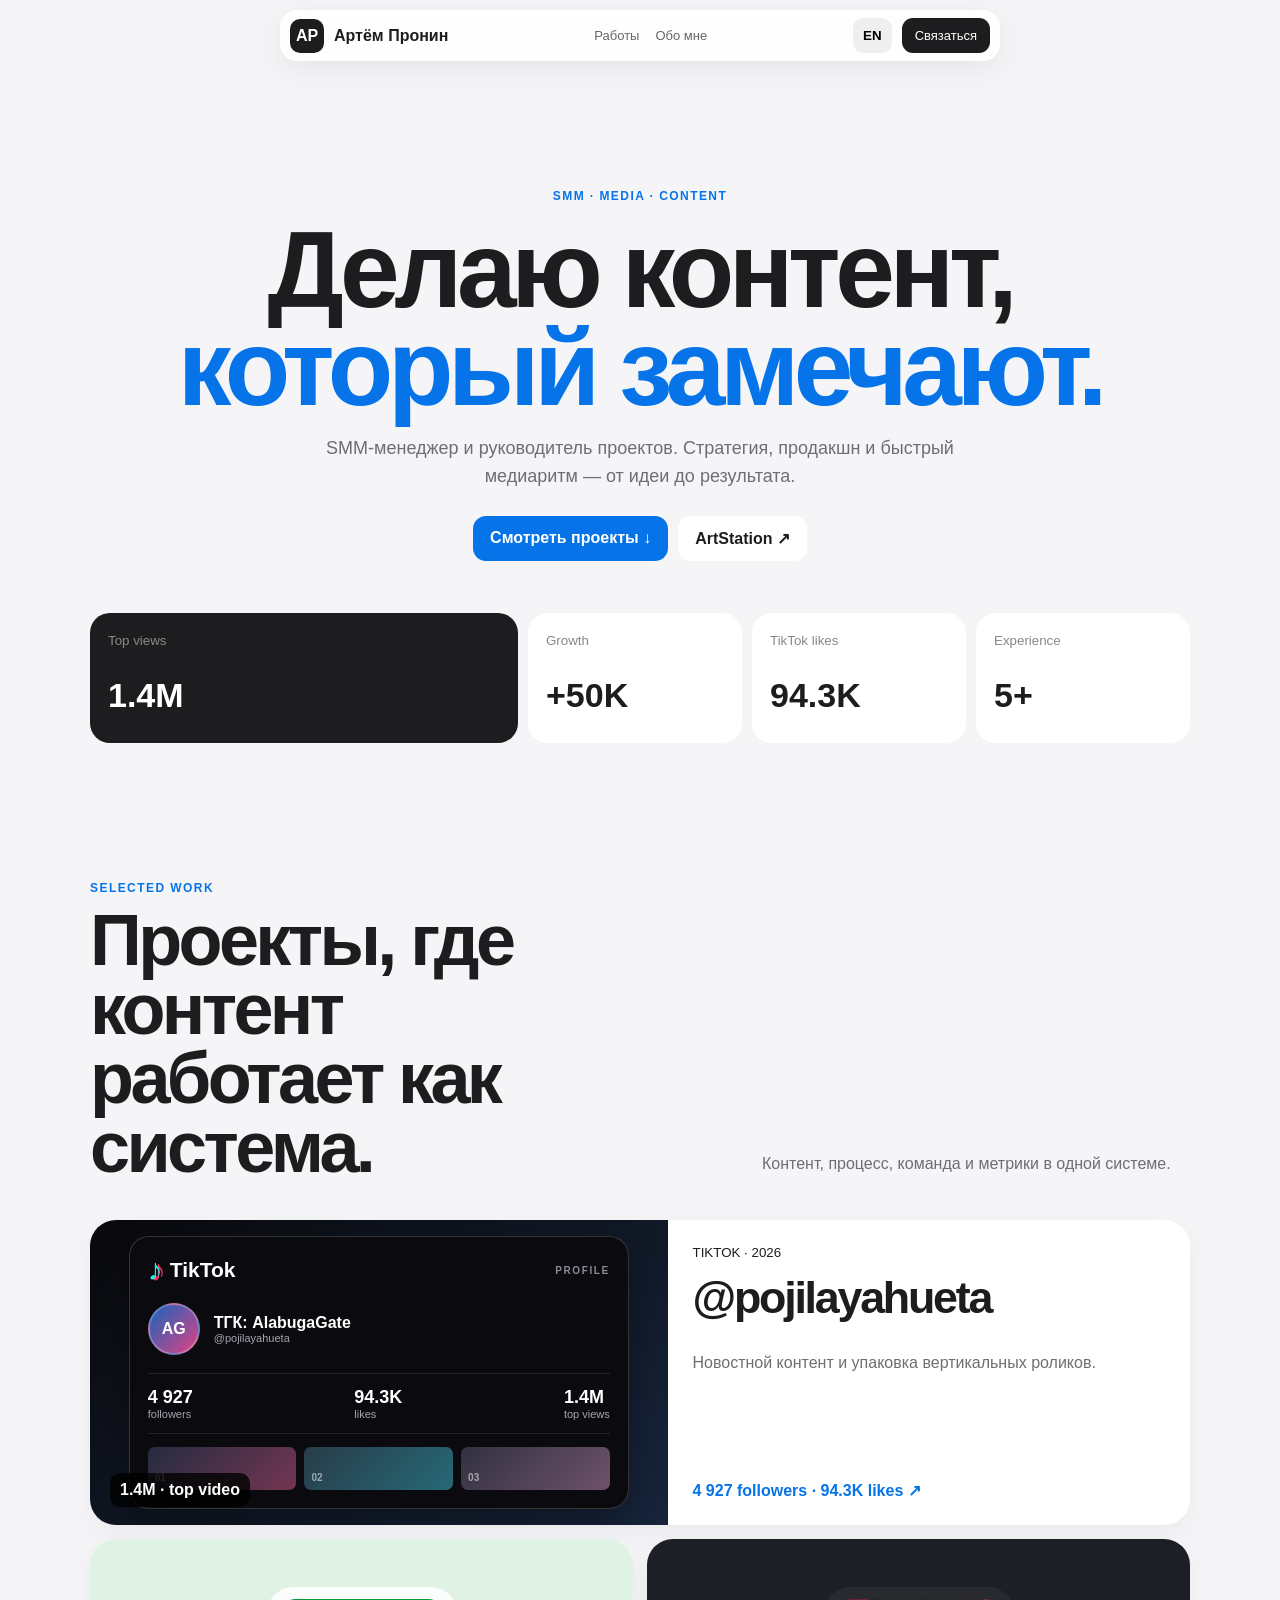
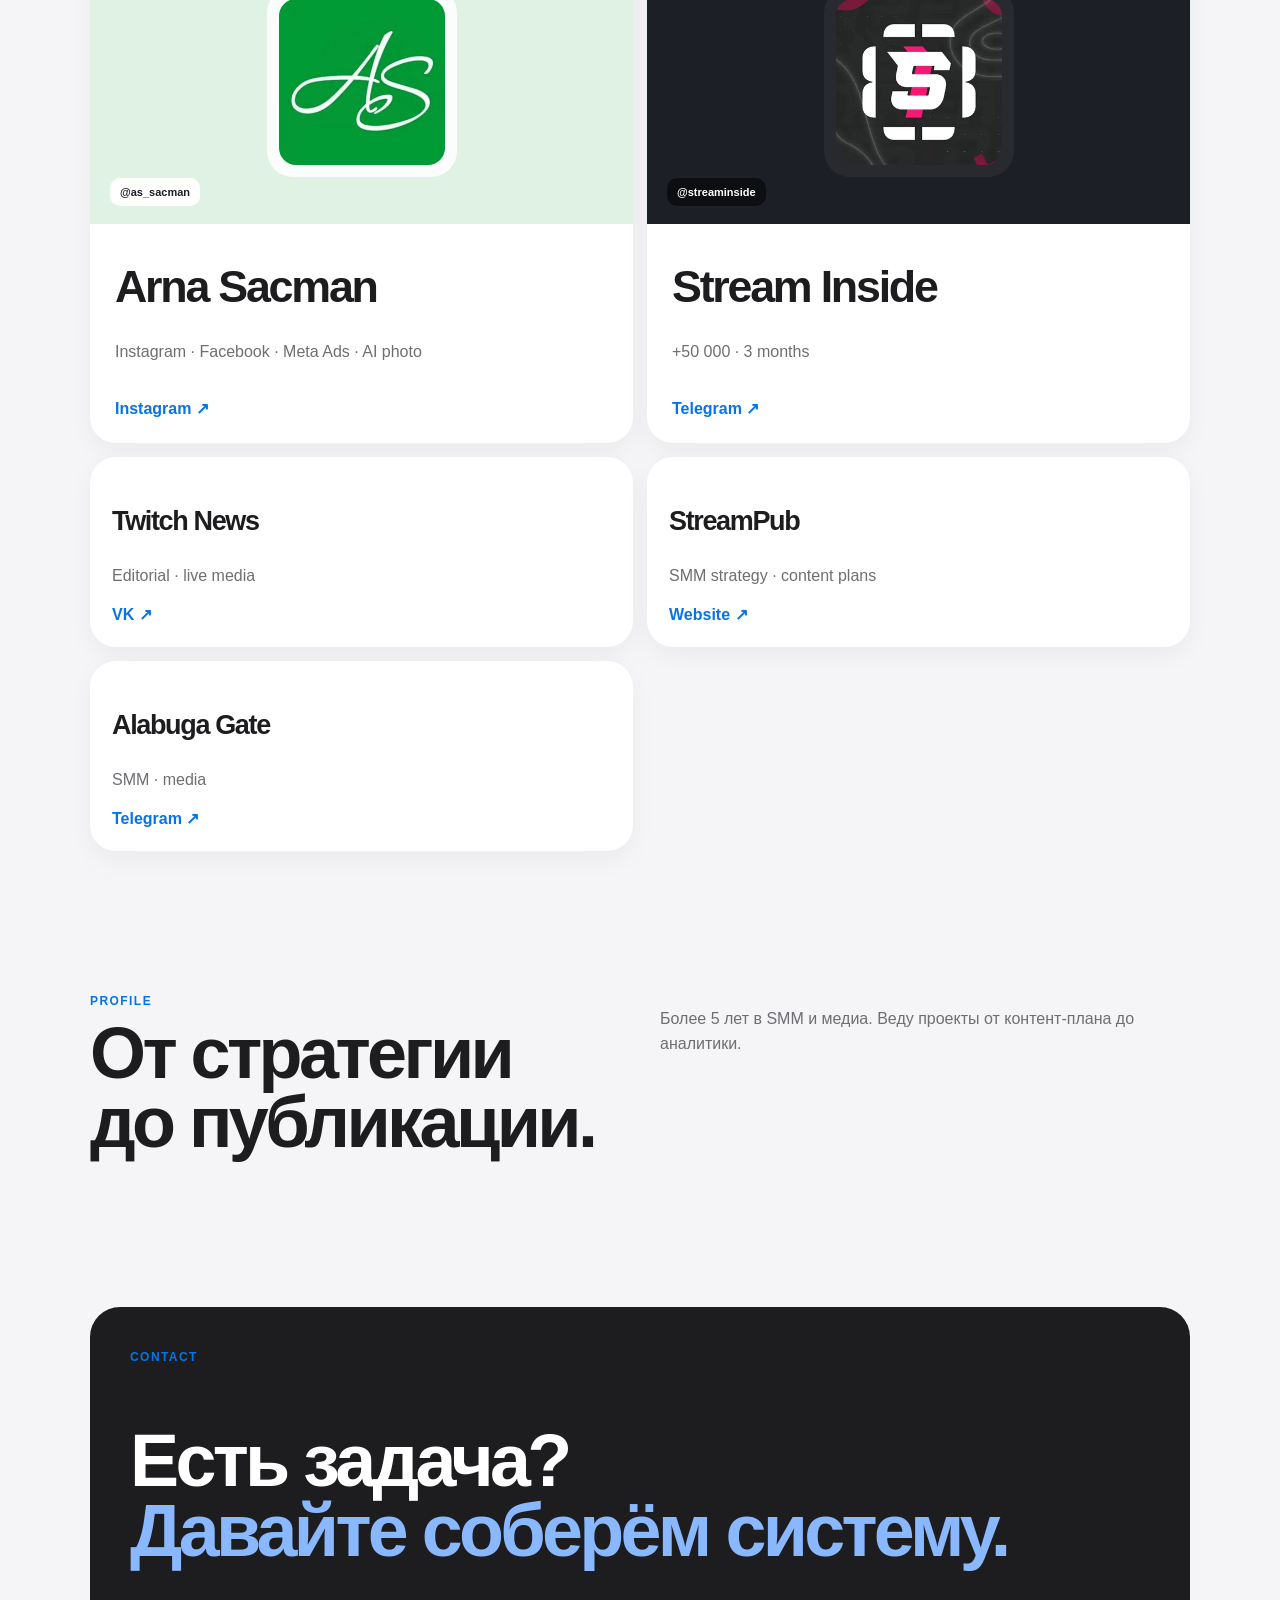
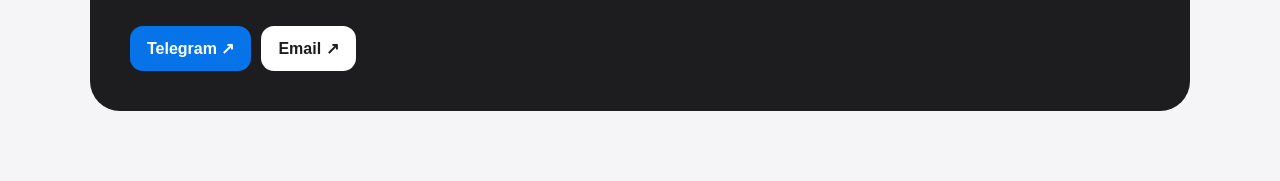
<file: smm-vercel-assets/index.html>
<!doctype html><html lang=ru><head><meta charset=utf-8><meta name=viewport content="width=device-width,initial-scale=1"><title>Артём Пронин — SMM · Media · Content</title><style>*{box-sizing:border-box}body{margin:0;background:#f5f5f7;color:#1d1d1f;font-family:-apple-system,BlinkMacSystemFont,"Segoe UI",sans-serif}a{color:inherit;text-decoration:none}.w{width:min(1100px,calc(100% - 28px));margin:auto}.n{position:sticky;top:10px;z-index:3;width:min(720px,calc(100% - 24px));margin:10px auto;padding:8px 10px;display:flex;align-items:center;gap:10px;background:#ffffffe8;border-radius:17px;box-shadow:0 8px 30px #0001;backdrop-filter:blur(16px)}.ap{display:grid;place-items:center;width:34px;height:34px;border-radius:10px;background:#1d1d1f;color:#fff;font-weight:800}.nl{margin:auto;display:flex;gap:16px;color:#666;font-size:13px}.n button{border:0;padding:10px;border-radius:10px;font-weight:700}.ct{background:#1d1d1f;color:#fff;padding:10px 13px;border-radius:11px;font-size:13px}.h{text-align:center;padding:115px 0 65px}.k{color:#0674e8;font-size:12px;font-weight:800;letter-spacing:.12em;text-transform:uppercase}h1,h2,h3{letter-spacing:-.05em}.h h1{font-size:clamp(3.4rem,9vw,6.7rem);line-height:.91;margin:18px 0}.h h1 span{color:#0674e8}.p{color:#6e6e73;line-height:1.55}.h>.p{max-width:700px;margin:auto;font-size:18px}.bt{display:flex;gap:10px;justify-content:center;flex-wrap:wrap;margin-top:25px}.b{padding:13px 17px;border-radius:13px;background:#fff;font-weight:700}.blue{background:#0674e8;color:#fff}.ms{display:grid;grid-template-columns:2fr repeat(3,1fr);gap:10px;margin-top:52px;text-align:left}.m{background:#fff;border-radius:20px;padding:18px;min-height:130px}.m:first-child{background:#1d1d1f;color:#fff}.m b{display:block;font-size:34px;margin-top:27px}.m small{color:#888}.sec{padding:70px 0}.hd{display:grid;grid-template-columns:1.2fr .8fr;gap:30px;align-items:end;margin-bottom:28px}.hd h2,.ab h2{font-size:clamp(2.6rem,6vw,4.5rem);line-height:.96;margin:10px 0}.g{display:grid;grid-template-columns:1fr 1fr;gap:14px}.card{background:#fff;border-radius:26px;overflow:hidden;box-shadow:0 8px 26px #0000000c}.f{grid-column:1/-1;display:grid;grid-template-columns:1.05fr .95fr}.v{min-height:285px;display:grid;place-items:center;position:relative;padding:16px}.tik{background:linear-gradient(145deg,#09090c,#17253d)}.shot{padding:8px;background:#ffffff12;border-radius:19px}.shot img{display:block;width:min(100%,520px);border-radius:13px}.tag,.src{position:absolute;left:20px;bottom:18px;padding:8px 10px;border-radius:10px;font-weight:800}.tag{background:#000c;color:#fff}.ar{background:#dff2e4}.st{background:#1c1f25}.lg{width:190px;height:190px;padding:12px;border-radius:26px;background:#ffffffd8}.st .lg{background:#ffffff0d}.lg img{width:100%;height:100%;object-fit:contain;border-radius:17px}.src{background:#fff;font-size:11px}.st .src{background:#0008;color:#fff}.in{padding:25px;display:flex;flex-direction:column}.f .in{justify-content:center}.in h3{font-size:clamp(2rem,4vw,2.8rem);margin:12px 0}.open{color:#0674e8;font-weight:700;margin-top:auto;padding-top:18px}.sm{padding:22px;min-height:190px}.sm h3{font-size:27px}.ab{display:grid;grid-template-columns:1fr 1fr;gap:40px}.contact{background:#1d1d1f;color:#fff;border-radius:30px;padding:40px}.contact h2{font-size:clamp(2.8rem,7vw,4.6rem);line-height:.94}.contact h2 span{color:#8ab8ff}@media(max-width:720px){.nl{display:none}.ms{grid-template-columns:1fr 1fr}.f,.hd,.ab{grid-template-columns:1fr}.g{grid-template-columns:1fr}.f{grid-column:auto}}@media(max-width:480px){.h{padding:85px 0 50px}.h h1{font-size:16vw}.ms{grid-template-columns:1fr}.sec{padding:52px 0}.ct{display:none}.in{padding:20px}.contact{padding:26px 20px}}.tt-preview{width:min(100%,500px);padding:18px;border:1px solid #ffffff2b;border-radius:20px;background:#0b0b0f;box-shadow:0 18px 42px #0005;color:#fff;overflow:hidden}.tt-bar,.tt-profile,.tt-metrics,.tt-grid{display:flex;align-items:center}.tt-bar{gap:7px;font-size:21px}.tt-note{font-size:30px;line-height:1;color:#23f2ea;text-shadow:3px 1px #fe315d}.tt-label{margin-left:auto;color:#8a8a96;font-size:10px;font-weight:800;letter-spacing:.16em}.tt-profile{gap:14px;margin:18px 0}.tt-avatar{display:grid;place-items:center;flex:none;width:52px;height:52px;border-radius:50%;border:2px solid #ffffff3b;background:linear-gradient(135deg,#1764bd,#e04283);font-weight:900}.tt-profile strong,.tt-profile small,.tt-metrics strong,.tt-metrics small{display:block}.tt-profile strong{font-size:16px}.tt-profile small,.tt-metrics small{color:#a4a4b0;font-size:11px}.tt-metrics{justify-content:space-between;padding:13px 0;border-block:1px solid #ffffff1a}.tt-metrics strong{font-size:18px}.tt-grid{gap:8px;margin-top:13px}.tt-grid span{display:grid;place-items:end start;flex:1;height:43px;padding:7px;border-radius:7px;background:linear-gradient(135deg,#252c40,#743552);color:#ffffff8a;font-size:10px;font-weight:800}.tt-grid span:nth-child(2){background:linear-gradient(135deg,#283c48,#276978)}.tt-grid span:nth-child(3){background:linear-gradient(135deg,#323141,#6e526a)}</style></head><body><nav class=n><b class=ap>AP</b><b data-r="Артём Пронин" data-e="Artem Pronin">Артём Пронин</b><div class=nl><a href=#w data-r=Работы data-e=Work>Работы</a><a href=#a data-r="Обо мне" data-e=About>Обо мне</a></div><button id=L>EN</button><a class=ct href=#c data-r=Связаться data-e=Contact>Связаться</a></nav><section class="h w"><span class=k>SMM · MEDIA · CONTENT</span><h1 data-rh="Делаю контент,<br><span>который замечают.</span>" data-eh="I build content<br><span>that gets noticed.</span>">Делаю контент,<br><span>который замечают.</span></h1><p class=p data-r="SMM-менеджер и руководитель проектов. Стратегия, продакшн и быстрый медиаритм — от идеи до результата." data-e="SMM manager and project lead. Strategy, production and fast-paced media — from idea to measurable result.">SMM-менеджер и руководитель проектов. Стратегия, продакшн и быстрый медиаритм — от идеи до результата.</p><div class=bt><a class="b blue" href=#w data-r="Смотреть проекты ↓" data-e="View projects ↓">Смотреть проекты ↓</a><a class=b href="https://www.artstation.com/kirashade">ArtStation ↗</a></div><div class=ms><div class=m><small>Top views</small><b>1.4M</b></div><div class=m><small>Growth</small><b>+50K</b></div><div class=m><small>TikTok likes</small><b>94.3K</b></div><div class=m><small>Experience</small><b>5+</b></div></div></section><section id=w class="sec w"><div class=hd><div><span class=k>Selected work</span><h2 data-rh="Проекты, где контент<br>работает как система." data-eh="Projects where content<br>works as a system.">Проекты, где контент<br>работает как система.</h2></div><p class=p data-r="Контент, процесс, команда и метрики в одной системе." data-e="Content, process, team and metrics in one system.">Контент, процесс, команда и метрики в одной системе.</p></div><div class=g><a class="card f" href="https://www.tiktok.com/@pojilayahueta"><div class="v tik"><div class="tt-preview" role="img" aria-label="TikTok project preview for @pojilayahueta: 4,927 followers, 94.3K likes">
  <div class="tt-bar"><span class="tt-note">♪</span><strong>TikTok</strong><span class="tt-label">PROFILE</span></div>
  <div class="tt-profile"><span class="tt-avatar">AG</span><span><strong>ТГК: AlabugaGate</strong><small>@pojilayahueta</small></span></div>
  <div class="tt-metrics"><span><strong>4 927</strong><small>followers</small></span><span><strong>94.3K</strong><small>likes</small></span><span><strong>1.4M</strong><small>top views</small></span></div>
  <div class="tt-grid" aria-hidden="true"><span>01</span><span>02</span><span>03</span></div>
</div><span class=tag>1.4M · top video</span></div><div class=in><small>TIKTOK · 2026</small><h3>@pojilayahueta</h3><p class=p data-r="Новостной контент и упаковка вертикальных роликов." data-e="News content and vertical-video packaging.">Новостной контент и упаковка вертикальных роликов.</p><span class=open>4 927 followers · 94.3K likes ↗</span></div></a><a class=card href="https://www.instagram.com/as_sacman/"><div class="v ar"><div class=lg><img src="./a.webp" alt="Arna Sacman"></div><span class=src>@as_sacman</span></div><div class=in><h3>Arna Sacman</h3><p class=p>Instagram · Facebook · Meta Ads · AI photo</p><span class=open>Instagram ↗</span></div></a><a class=card href="https://t.me/streaminside"><div class="v st"><div class=lg><img src="./s.webp" alt="Stream Inside"></div><span class=src>@streaminside</span></div><div class=in><h3>Stream Inside</h3><p class=p>+50 000 · 3 months</p><span class=open>Telegram ↗</span></div></a><a class="card sm" href="https://vk.ru/twchnews"><h3>Twitch News</h3><p class=p>Editorial · live media</p><span class=open>VK ↗</span></a><a class="card sm" href="https://streampub.com/"><h3>StreamPub</h3><p class=p>SMM strategy · content plans</p><span class=open>Website ↗</span></a><a class="card sm" href="https://t.me/alabuga_war_bloggers"><h3>Alabuga Gate</h3><p class=p>SMM · media</p><span class=open>Telegram ↗</span></a></div></section><section id=a class="sec w ab"><div><span class=k>Profile</span><h2 data-rh="От стратегии<br>до публикации." data-eh="From strategy<br>to publishing.">От стратегии<br>до публикации.</h2></div><p class=p data-r="Более 5 лет в SMM и медиа. Веду проекты от контент-плана до аналитики." data-e="5+ years in SMM and media. I run projects from content planning to analytics.">Более 5 лет в SMM и медиа. Веду проекты от контент-плана до аналитики.</p></section><section id=c class="sec w"><div class=contact><span class=k>Contact</span><h2 data-rh="Есть задача?<br><span>Давайте соберём систему.</span>" data-eh="Have a project?<br><span>Let’s build the system.</span>">Есть задача?<br><span>Давайте соберём систему.</span></h2><div class=bt style="justify-content:flex-start"><a class="b blue" href="https://t.me/kirashade">Telegram ↗</a><a class=b style="color:#1d1d1f" href="mailto:edrystarz@gmail.com">Email ↗</a></div></div></section><script>let e=localStorage.x==='e',b=L;function S(){let k=e?'e':'r';document.documentElement.lang=e?'en':'ru';document.querySelectorAll('[data-r]').forEach(x=>x.textContent=x.dataset[k]);document.querySelectorAll('[data-rh]').forEach(x=>x.innerHTML=x.dataset[k+'h']);b.textContent=e?'RU':'EN';localStorage.x=k}b.onclick=()=>{e=!e;S()};S()</script></body></html>
</file>
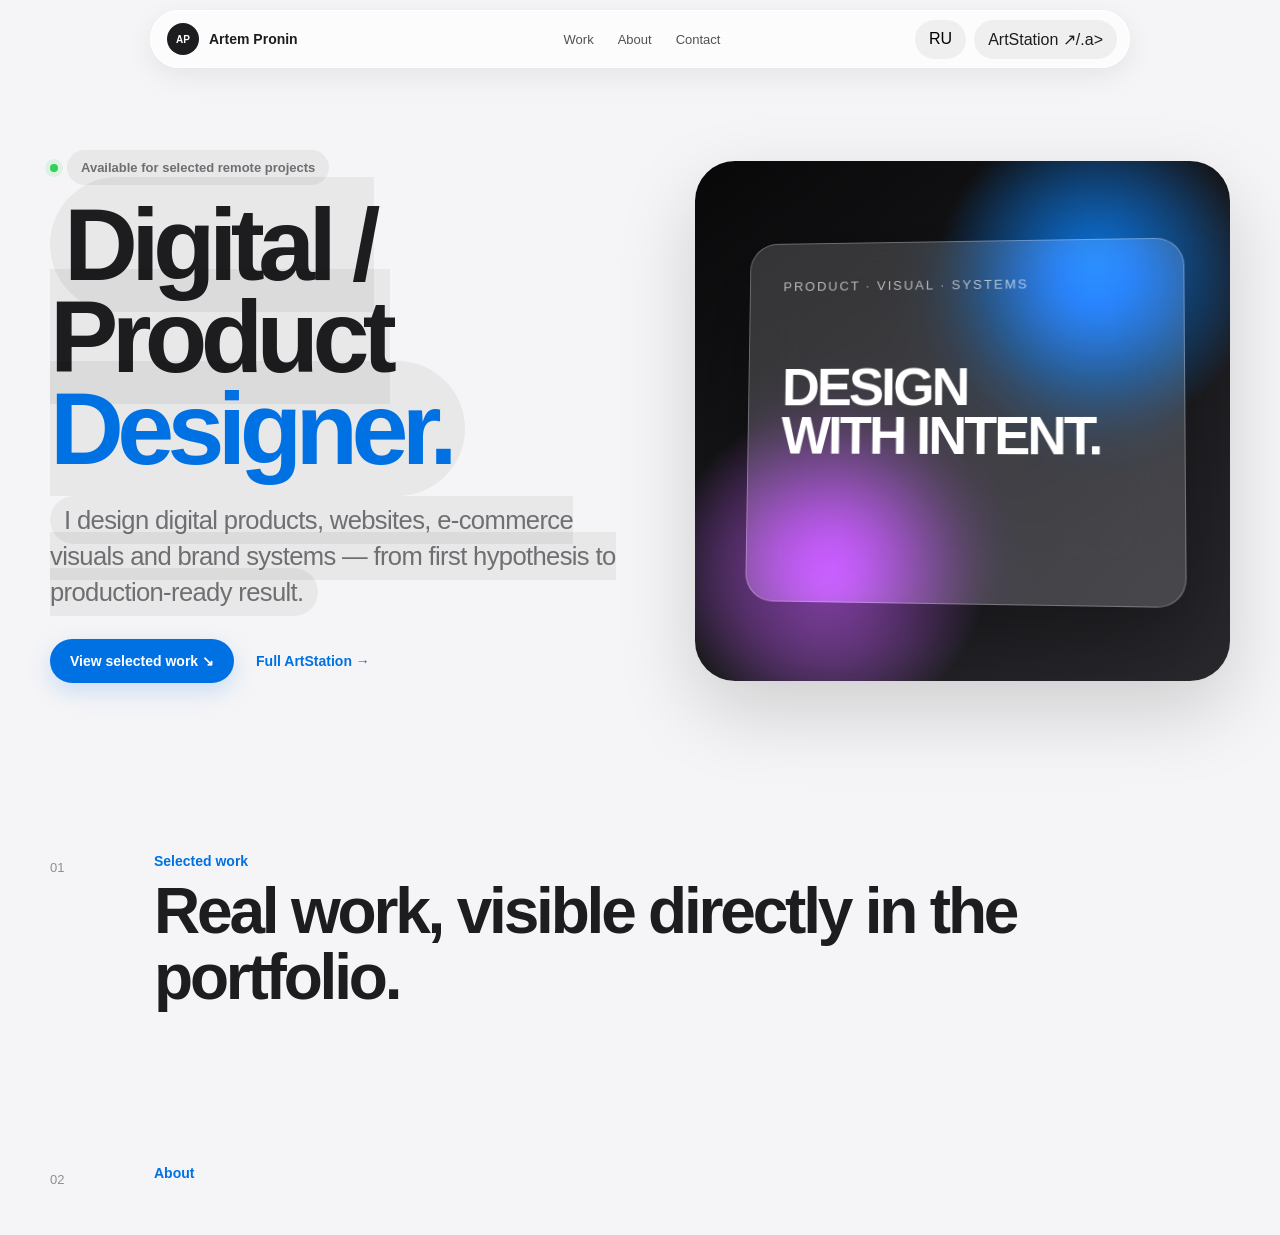
<file: portfolio-assets/v6/site.html>
<!doctype html><html lang="en"><head><meta charset="utf-8"><meta name="viewport" content="width=device-width,initial-scale=1"><meta name="theme-color" content="#f5f5f7"><title>Artem Pronin — Digital / Product Designer</title><style>
:root{--bg:#f5f5f7;--txt:#1d1d1f;--mut:#6e6e73;--blue:#0071e3;--card:#fff;--max:1180px}*{box-sizing:border-box}html{scroll-behavior:smooth}body{margin:0;background:var(--bg);color:var(--txt);font-family:-apple-system,BlinkMacSystemFont,"SF Pro Display","Helvetica Neue",Arial,sans-serif;-webkit-font-smoothing:antialiased}a{color:inherit;text-decoration:none}button{font:inherit}.wrap{width:min(calc(100% - 32px),var(--max));margin:auto}.nav{position:sticky;top:10px;z-index:20;width:min(calc(100% - 22px),980px);height:58px;margin:10px auto 0;padding:0 12px 0 16px;border-radius:999px;display:grid;grid-template-columns:1fr auto 1fr;align-items:center;background:rgba(255,255,255,.72);border:1px solid rgba(255,255,255,.92);backdrop-filter:blur(24px) saturate(180%);box-shadow:0 8px 28px rgba(0,0,0,.07)}.brand{display:flex;align-items:center;gap:10px;font-size:14px;font-weight:650}.mark{width:32px;height:32px;border-radius:50%;display:grid;place-items:center;background:#1d1d1f;color:#fff;font-size:10px}.links{display:flex;gap:24px;font-size:13px;color:#515154}.nav-right{justify-self:end;display:flex;gap:8px}.pill{border:0;border-radius:999px;background:rgba(0,0,0,.055);padding:10px 14px;cursor:pointer}.hero{padding:92px 0 60px}.hero-grid{display:grid;grid-template-columns:1.05fr .95fr;gap:54px;align-items:center}.status{font-size:13px;color:var(--mut);font-weight:600;margin-bottom:24px}.status:before{content:"";display:inline-block;width:8px;height:8px;border-radius:50%;background:#30d158;margin-right:9px;box-shadow:0 0 0 5px rgba(48,209,88,.12)}h1{font-size:clamp(60px,8vw,108px);line-height:.9;letter-spacing:-.065em;margin:0}h1 span{color:var(--blue)}.lead{font-size:clamp(20px,2vw,27px);line-height:1.4;letter-spacing:-.025em;color:var(--mut);max-width:650px;margin:28px 0}.btn{display:inline-flex;align-items:center;gap:12px;padding:14px 20px;border-radius:999px;background:var(--blue);color:#fff;font-size:14px;font-weight:650;box-shadow:0 8px 24px rgba(0,113,227,.18)}.text-link{color:var(--blue);font-size:14px;font-weight:650;padding:12px}.hero-actions{display:flex;align-items:center;gap:10px}.hero-art{height:520px;border-radius:40px;position:relative;overflow:hidden;background:radial-gradient(circle at 75% 22%,#0a84ff 0,transparent 28%),radial-gradient(circle at 25% 78%,#bf5af2 0,transparent 28%),linear-gradient(145deg,#080809,#28282d);box-shadow:0 30px 80px rgba(0,0,0,.16)}.glass{position:absolute;inset:15% 9%;border-radius:28px;background:rgba(255,255,255,.16);border:1px solid rgba(255,255,255,.27);backdrop-filter:blur(30px) saturate(160%);box-shadow:0 28px 70px rgba(0,0,0,.3);padding:34px;color:#fff;transform:perspective(1000px) rotateY(-5deg) rotateX(3deg);transition:.45s cubic-bezier(.2,.8,.2,1)}.hero-art:hover .glass{transform:perspective(1000px) rotateY(-1deg) rotateX(1deg) translateY(-5px)}.glass small{letter-spacing:.15em;opacity:.65}.glass strong{display:block;font-size:54px;line-height:.9;letter-spacing:-.055em;margin-top:70px}.section{padding:110px 0 0}.section-head{display:grid;grid-template-columns:80px 1fr;gap:24px;margin-bottom:44px}.idx{color:#8e8e93;font-size:13px;padding-top:7px}.kicker{margin:0 0 10px;color:var(--blue);font-size:14px;font-weight:650}.section h2{font-size:clamp(40px,5vw,70px);line-height:1.03;letter-spacing:-.05em;margin:0;max-width:920px}.gallery{display:grid;grid-template-columns:repeat(2,1fr);gap:22px}.card{background:#fff;border-radius:32px;overflow:hidden;box-shadow:0 18px 60px rgba(0,0,0,.06);cursor:zoom-in;transition:.4s cubic-bezier(.2,.8,.2,1)}.card:hover{transform:translateY(-6px);box-shadow:0 28px 80px rgba(0,0,0,.1)}.media{height:410px;position:relative;overflow:hidden;background:linear-gradient(135deg,#e9e9ee,#fafafa)}.media img{position:absolute;inset:0;width:100%;height:100%;object-fit:cover;opacity:0;transform:scale(1.015);transition:opacity .35s ease,transform .55s ease}.media.loaded img{opacity:1}.card:hover .media img{transform:scale(1.045)}.fallback{position:absolute;inset:0;display:flex;align-items:end;padding:28px;font-size:38px;line-height:.95;letter-spacing:-.045em;font-weight:700;color:#aaa}.num{position:absolute;z-index:2;top:20px;right:20px;background:rgba(255,255,255,.75);backdrop-filter:blur(14px);border-radius:999px;padding:8px 10px;font-size:10px;font-weight:700}.meta{padding:26px 28px 29px;display:flex;justify-content:space-between;gap:18px}.meta small{display:block;color:#8e8e93;font-size:10px;font-weight:750;letter-spacing:.08em;margin-bottom:8px}.meta h3{font-size:26px;letter-spacing:-.035em;margin:0 0 8px}.meta p{font-size:14px;line-height:1.55;color:var(--mut);margin:0;max-width:520px}.arrow{width:42px;height:42px;flex:0 0 auto;border-radius:50%;display:grid;place-items:center;background:#f2f2f7}.about{display:grid;grid-template-columns:1fr 1fr;gap:50px}.about p{font-size:clamp(22px,2.4vw,34px);line-height:1.25;letter-spacing:-.03em;margin:0}.chips{display:grid;gap:12px}.chip{background:#fff;border-radius:24px;padding:23px}.chip b{display:block;margin-bottom:6px}.chip span{color:var(--mut);font-size:15px;line-height:1.55}.contact{padding:110px 0 28px}.contact-card{background:#1d1d1f;color:#fff;border-radius:42px;padding:60px;min-height:360px;position:relative;overflow:hidden}.contact-card:after{content:"";position:absolute;width:430px;height:430px;right:-120px;bottom:-200px;border-radius:50%;background:radial-gradient(circle,#64d2ff,#0a84ff 34%,#bf5af2 56%,transparent 68%);opacity:.75}.contact-card h2{position:relative;z-index:1}.contact-card p{position:relative;z-index:1;color:#aeaeb2;font-size:18px;max-width:620px}.contact-card .btn{position:relative;z-index:1}.footer{height:80px;display:flex;align-items:center;justify-content:space-between;font-size:12px;color:var(--mut)}dialog.case{position:fixed;inset:0;width:100vw;height:100dvh;max-width:none;max-height:none;margin:0;padding:0;border:0;background:rgba(245,245,247,.96);overflow:hidden}dialog.case::backdrop{background:rgba(0,0,0,.28);backdrop-filter:blur(14px)}.case-shell{height:100%;display:grid;grid-template-rows:68px minmax(0,1fr)}.case-top{display:flex;align-items:center;justify-content:space-between;gap:16px;padding:0 20px;background:rgba(255,255,255,.72);backdrop-filter:blur(24px) saturate(180%);border-bottom:1px solid rgba(0,0,0,.06)}.close{width:42px;height:42px;border:0;border-radius:50%;background:rgba(0,0,0,.07);font-size:26px;cursor:pointer}.case-titlebar{display:flex;align-items:center;gap:12px;min-width:0}.case-titlebar strong{white-space:nowrap;overflow:hidden;text-overflow:ellipsis}.original{color:var(--blue);font-size:13px;font-weight:650}.case-body{overflow:auto;display:grid;grid-template-columns:310px minmax(0,1fr);gap:44px;padding:38px clamp(18px,4vw,56px) 70px}.side{position:sticky;top:0;align-self:start}.side small{color:#8e8e93;font-size:10px;font-weight:750;letter-spacing:.1em}.side h2{font-size:clamp(34px,4vw,54px);line-height:.98;letter-spacing:-.05em;margin:12px 0}.side p{color:var(--mut);line-height:1.6}.navcase{display:grid;grid-template-columns:1fr 1fr;gap:8px;margin-top:18px}.navcase button{border:0;border-radius:999px;background:#fff;padding:12px;cursor:pointer}.frames{display:grid;gap:18px}.frame{margin:0;background:#fff;border-radius:28px;overflow:hidden;box-shadow:0 18px 70px rgba(0,0,0,.08);min-height:220px;position:relative}.frame:before{content:"";position:absolute;inset:0;background:linear-gradient(105deg,#eeeef2 8%,#fff 18%,#eeeef2 33%);background-size:200% 100%;animation:shine 1.3s linear infinite}.frame.loaded:before,.frame.failed:before{display:none}.frame img{display:block;width:100%;height:auto;opacity:0;transition:opacity .25s ease}.frame.loaded img{opacity:1}.frame.failed{display:none}.loading{min-height:55vh;display:grid;place-items:center;color:#8e8e93;font-size:13px}.mirror-note{padding:14px 16px;border-radius:18px;background:#fff;color:var(--mut);font-size:13px;line-height:1.5}@keyframes shine{to{background-position:-200% 0}}@media(max-width:860px){.links{display:none}.nav{grid-template-columns:1fr 1fr}.hero-grid,.about,.case-body{grid-template-columns:1fr}.hero-art{height:440px}.gallery{grid-template-columns:1fr}.media{height:min(74vw,500px)}.section-head{grid-template-columns:1fr}.idx{display:none}.side{position:static}.case-body{gap:24px;padding:22px 14px 50px}}@media(max-width:560px){.wrap{width:calc(100% - 24px)}.brand span:last-child{display:none}.hero{paddin-top:58px}h1{font-size:55px}.lead{font-size:20px}.hero-actions{flex-direction:column;align-items:flex-start}.hero-art{height:380px}.glass strong{font-size:44px}.section{padding-top:85px}.section h2{font-size:40px}.media{height:330px}.meta{padding:22px}.contact{padding-top:85px}.contact-card{padding:36px}.footer{flex-direction:column;justify-content:center;align-items:flex-start;gap:7px}.original{font-size:0}.original:after{content:"ArtStation ↗";font-size:12px}.case-titlebar strong{max-width:48vw}.frame{border-radius:18px}}@media(prefers-reduced-motion:reduce){html{scroll-behavior:auto}.card,.glass,.media img,.frame img{transition:none}.frame:before{animation:none}}
/* Local project embeds */
.embed-media iframe{position:absolute;border:0;left:0;top:0;width:1180px;height:860px;transform:scale(.49);transform-origin:top left;pointer-events:none;background:#09090b}.card[data-slug="income-tracker"] .embed-media iframe{width:1100px;height:860px;transform:scale(.52);transform-origin:top left}.embed-media .fallback{display:none}.live-badge{position:absolute;z-index:4;left:20px;top:20px;padding:8px 10px;border-radius:999px;background:rgba(18,20,26,.78);color:#fff;backdrop-filter:blur(15px);font-size:9px;font-weight:800;letter-spacing:.09em;border:1px solid rgba(255,255,255,.12)}.interactive-case{background:#0b0c10;border-radius:30px;overflow:hidden;box-shadow:0 20px 80px rgba(0,0,0,.12)}.interactive-case iframe{display:block;width:100%;height:min(1000px,130vh);border:0;background:#09090b}.embed-note{padding:14px 16px;border-radius:18px;background:#fff;color:var(--mut);font-size:13px;line-height:1.5}@media(max-width:860px){.embed-media iframe{width:900px;height:760px;transform:scale(.56)}.card[data-slug="income-tracker"] .embed-media iframe{width:900tx;transform:scale(.56)}.interactive-case iframe{height:950px}}
</style></head><body><header class="nav"><a class="brand" href="#top"><span class="mark">AP</span><span>Artem Pronin</span></a><nav class="links"><a href="#work">Work</a><a href="#about">About</a><a href="#contact">Contact</a></nav><div class="nav-right"><button class="pill" id="lang">RU</button><a class="pill" href="https://www.artstation.com/kirashade" target="_blank" rel="noopener">ArtStation ↗/.a></div></header><main id="top"><section class="hero wrap"><div class="hero-grid"><div><div class="status" data-en="Available for selected remote projects" data-ru="Открыт к интересным удалённным проектам">Available for selected remote projects</div><h1>Digital / Product<br><span>Designer.</span></h1><p class="lead" data-en="I design digital products, websites, e-commerce visuals and brand systems — from first hypothesis to production-ready result." data-ru="Проектирую цифровые продукты, сайты, e-commerce визуалы и бренд-системы — от первой гипотезы до готового результата.">I design digital products, websites, e-commerce visuals and brand systems — from first hypothesis to production-ready result.</p><div class="hero-actions"><a class="btn" href="#work" data-en="View selected work ↘" data-ru="Смотреть работы ↘">View selected work ↘</a><a class="text-link" href="https://www.artstation.com/kirashade" target="_blank" rel="noopener">Full ArtStation →</a></div></div><div class="hero-art"><div class="glass"><small>PRODUCT · VISUAL · SYSTEMS</small><strong>DESIGN<br>WITH INTENT.</strong></div></div></div></section><section class="section wrap" id="work"><div class="section-head"><span class="idx">01</span><div><p class="kicker">Selected work</p><h2 data-en="Real work, visible directly in the portfolio." data-ru="Реальные работы, видимые прямо внутри портфолио.">Real work, visible directly in the portfolio.</h2></div></div><div class="gallery" id="gallery"></div></section><section class="section wrap" id="about"><div class="section-head"><span class="idx">02</span><div><p class="kicker">About</p><h2 data-en="I treat design as a system, not decoration." data-ru="Я отношусь к дизайну как к системе, а не к декору.Bจ�$��ɕ�Ё��ͥ����́�����ѕ�����Ё����Ʌѥ������𽑥��𽑥���؁�����􉅉��Ј������ф����$�ݽɬ��Ёѡ����ѕ�͕�ѥ�������ɽ�Սа���ɭ�ѥ�������٥�Յ����ͥ����%�ѕə���́͡�ձ���������������Յ���������ٔ�ѡ���͕ȁ���݅ɐ��P���Ёͥ���䁱��������͡�������ф����B�B�B�B�FB�F8�B�B��FFF/B�BԃB�FB�B�FB�FB�B�B�B�B���B�B�FB�B�FB�B�B�B�B�B�B�B��B��B�B�B�FB�B�F3B�B�B�B��B�B�B�B�B�B�B���B_B�FB�FFB�B�FF,�B�B�B�B�B�B�B�B�F+F?FB�F?FF0�FB�F#B�FF0��FB�B�B�B�B�FF0�B��B�B�FFB��B�B�B�F3B�B�B�B�FB�B�F<�B�B�B�F3F#Bԃ�P�B��B�BԃB�FB�FFB��B�F/B�B�F?B�B�FF0�B�B�B�FFB�FB�B����$�ݽɬ��Ёѡ����ѕ�͕�ѥ�������ɽ�Սа���ɭ�ѥ�������٥�Յ����ͥ����%�ѕə���́͡�ձ���������������Յ���������ٔ�ѡ���͕ȁ���݅ɐ��P�9=P�ͥ���䁱��������͡�������؁�����􉍡��̈��؁�����􉍡������Aɽ�ՍЀ��U$�U`��������]���
܁5������
܁I�����ͥٔ�U$�
܁U͕ȁ��܃
܁��Q��ѥ��������𽑥���؁�����􉍡������	Ʌ�����A�ə�ɵ������������Y��Յ��%���ѥ��
܁������ɍ��
܁�̃
܁M������
܁A��������������𽑥���؁�����􉍡������$���ͥ�ѕ��ݽɭ������������I�͕�ɍ��
��������̃
܁�͕Ё�ɽ�Սѥ���
܁I������ѕɅѥ��������𽑥��𽑥��𽑥���͕�ѥ����͕�ѥ��������􉍽�х�Ё�Ʌ�����􉍽�х�Ј��؁�����􉍽�х�е��ɐ����������􉭥���Ȉ�=����Ѽ�������չ�ѥ������ȁ��ф����1�ӊé�����ѡ�����Ё͍ɕ�����ɸ���́����������ф����B�B�B�B�B�B�B��FB�B调FFB�B�F,�B�B�B�B�F/B�F7B�FB�B�B�B�FB�B�B�F/B�B�B�FB�B�FD�B�B�FFB����1�ӊé�����ѡ�����Ё͍ɕ�����ɸ���́��������������ф����=����Ѽ��ɽ�ՍЁ��ͥ����U$�U`��ݕ����������х����ͥ���������չ�ѥ�̃�P�ɕ��є��ȁ�ɽ���е��͕������ф����B{FB�FF/F�B�B�B�B�B�FB�F?B��B��B�FB�B�B�FB�B��Bȁ�ɽ�ՍЁ��ͥ����U$�U`��ݕ��B������х���P�FB�B�B�FGB�B�B�B��B�B�B��B�FB�B�B�FB�B����=����Ѽ��ɽ�ՍЁ��ͥ����U$�U`��ݕ����������х����ͥ���������չ�ѥ�̃�P�ɕ��є��ȁ�ɽ���е��͕�����񄁍�����Ѹ���ɕ������輽��ܹ����хѥ���������Ʌ͡�����хɝ���}�������ɕ�􉹽�����Ȉ���Mхѥ����\��𽑥���͕�ѥ���𽵅���񙽽ѕȁ�����􉙽�ѕȁ�Ʌ���������
�����؁�ѕ��Aɽ���������������	��յ�����ɝ���
܁I���є������𽙽�ѕ��񑥅���������􉍅͔����􉍅͔���؁�����􉍅͔�͡�����񡕅��ȁ�����􉍅͔�ѽ����؁�����􉍅͔�ѥѱ���Ȉ����ѽ�������􉍱�͔����􉍱�͔��\���ѽ�����ɽ������ѽ�Q�ѱ���Aɽ�������ɽ���𽑥��񄁍�����ɥ����������ɥ�������хɝ���}�������ɕ�􉹽�����Ȉ�Y��܁�ɥ�����������Mхѥ����\��𽡕������؁�����􉍅͔����䈁��􉍅͕	�����ͥ���������ͥ�����͵������􉍅ѕ�����IQMQQ%=8�AI=)P�͵�����ȁ��􉍅͕Q�ѱ���Aɽ�������������􉑕͍ɥ�ѥ��������؁�����􉹅ٍ�͔�����ѽ������ɕ؈��@�Aɕ٥������ѽ�����ѽ����􉹕�Ј�9��Ѓ�H���ѽ��𽑥���ͥ����͕�ѥ����؁�����􉱽���������􉱽�������1��������ɽ���Ё٥�Յ�ϊ�𽑥���؁������Ʌ��̈����Ʌ��̈�𽑥���͕�ѥ���𽑥��𽑥��𽑥������͍ɥ���)����Ё9=9}AIY%\�����輽Ʌܹ��ѡՉ�͕ɍ��ѕ�й�������Mх�����љ��������������Ƚ��������љ�������͕�̽�ؽ������Յ���久٥���)����Ё%9=5}U10�����輽Ʌܹ��ѡՉ�͕ɍ��ѕ�й�������Mх�����љ��������������Ƚ��������љ�������͕�̽�ؽ��������Յ���久٥���)����Ё%9=5}=UL�����輽Ʌܹ��ѡՉ�͕ɍ��ѕ�й�������Mх�����љ��������������Ƚ��������љ�������͕�̽�ؽ�������ɕ����٥���()����Ё�ɽ������l(���(��������蝍��ѽ����ͱ՜蝹�������յ��͡�����ѥѱ��9=8�	��յ��M�����(������ѕ�����]�
܁�=55I�
܁1=0�=55I��(������͍ɥ�ѥ���5ձѥ����Յ���ѽɕ�ɽ�Ё��������ٕ�䵙���Ё���������������ȁ��	��յ��ɕх�����ͥ���̸�Q������љ�������܁�͕́��͡����ȁ��������ɼ�٥�Յ��ݥѡ��Ёѡ�����������ɵ�ѥ����ٕɱ�东�(�����ɕ٥���9=9}AIY%\���������m9=9}AIY%]t��������AI5%U4�!I<��(������ٔ蝡����輽��������յ��͡�������ɥ��ݽɭ��̹��ؼ�����ٕ1�����=������ٔ�ͥє��\��(������є��������ɼ�٥�Յ��ݥѡ��Ёѡ�����������ɵ�ѥ����ٕɱ�东(����(���(��������蝍��ѽ����ͱ՜蝥�������Ʌ���Ȝ��ѥѱ��%������QɅ���Ȝ�(������ѕ�����9I=%�
�AI=UP�M%8�
܁%9Q ��(������͍ɥ�ѥ���A��ͽ������������������ѕə����ݥѠ�����х���ٕ�٥�ܰ��������������ɽ�����͡���܁�������ͥٔ���������Ʌ�������Q������љ�������܁�͕́��͡����ȁ�ɽ���٥�Յ����͕�����ѡ��ɕ���U$�����́����������ɕ���͍ɕ�����ͥ���ѡ����͔���Ց东�(�����ɕ٥���%9=5}U10���������m%9=5}U10��%9=5}=UMt��������AI5%U4�M�Y%MU0��(������є�!�ɼ�٥�Յ����͕�����ѡ��ɕ����ɽ�ՍЁU$�����́����������ɕ�������͍ɕ����(����(�������蝅���хѥ������蝱��Y<��ѥѱ��Ʌ�������ѥم����������ѕ�������=9AP�
�$�QMM%MQ����͍ɥ�ѥ��������ѥ�����Ʌ�ѕȁ������ЁݥѠ����ɕ�ͥٔ���履����������Յ�����е�ɽ���ͥ������(�������蝅���хѥ������蝭9�D�Ȝ�ѥѱ���孕ȁ1��������ѕ�����	I9%9�
܁A-%9����͍ɥ�ѥ���5�ɍ�����͔�������������������ѥ�䁉ե�Ё�ɽչ��������������Ʌ��������ѕ�����(�������蝅���хѥ���������ѵ���ѥѱ����������ɕ�ѥٔ�A�������ѕ�����AI=I59�
܁5=Q%=8����͍ɥ�ѥ�����������ɕ��䁍ɕ�ѥٔ����ѕ����ȁ����������Ё��ٕ�ѥͥ�������չ���ѥ������(�������蝅���хѥ�������i8��Ĝ�ѥѱ��%a%9=0����х����	�����̜���ѕ�����%MA1d�L�
܁AI=I59����͍ɥ�ѥ����ɕ���х���������ȁ���ѕ������͕���������ȁ���Ʌɍ�䁅������ͅ������ɥ�丝��(�������蝅���хѥ�������=�,���
</file>
